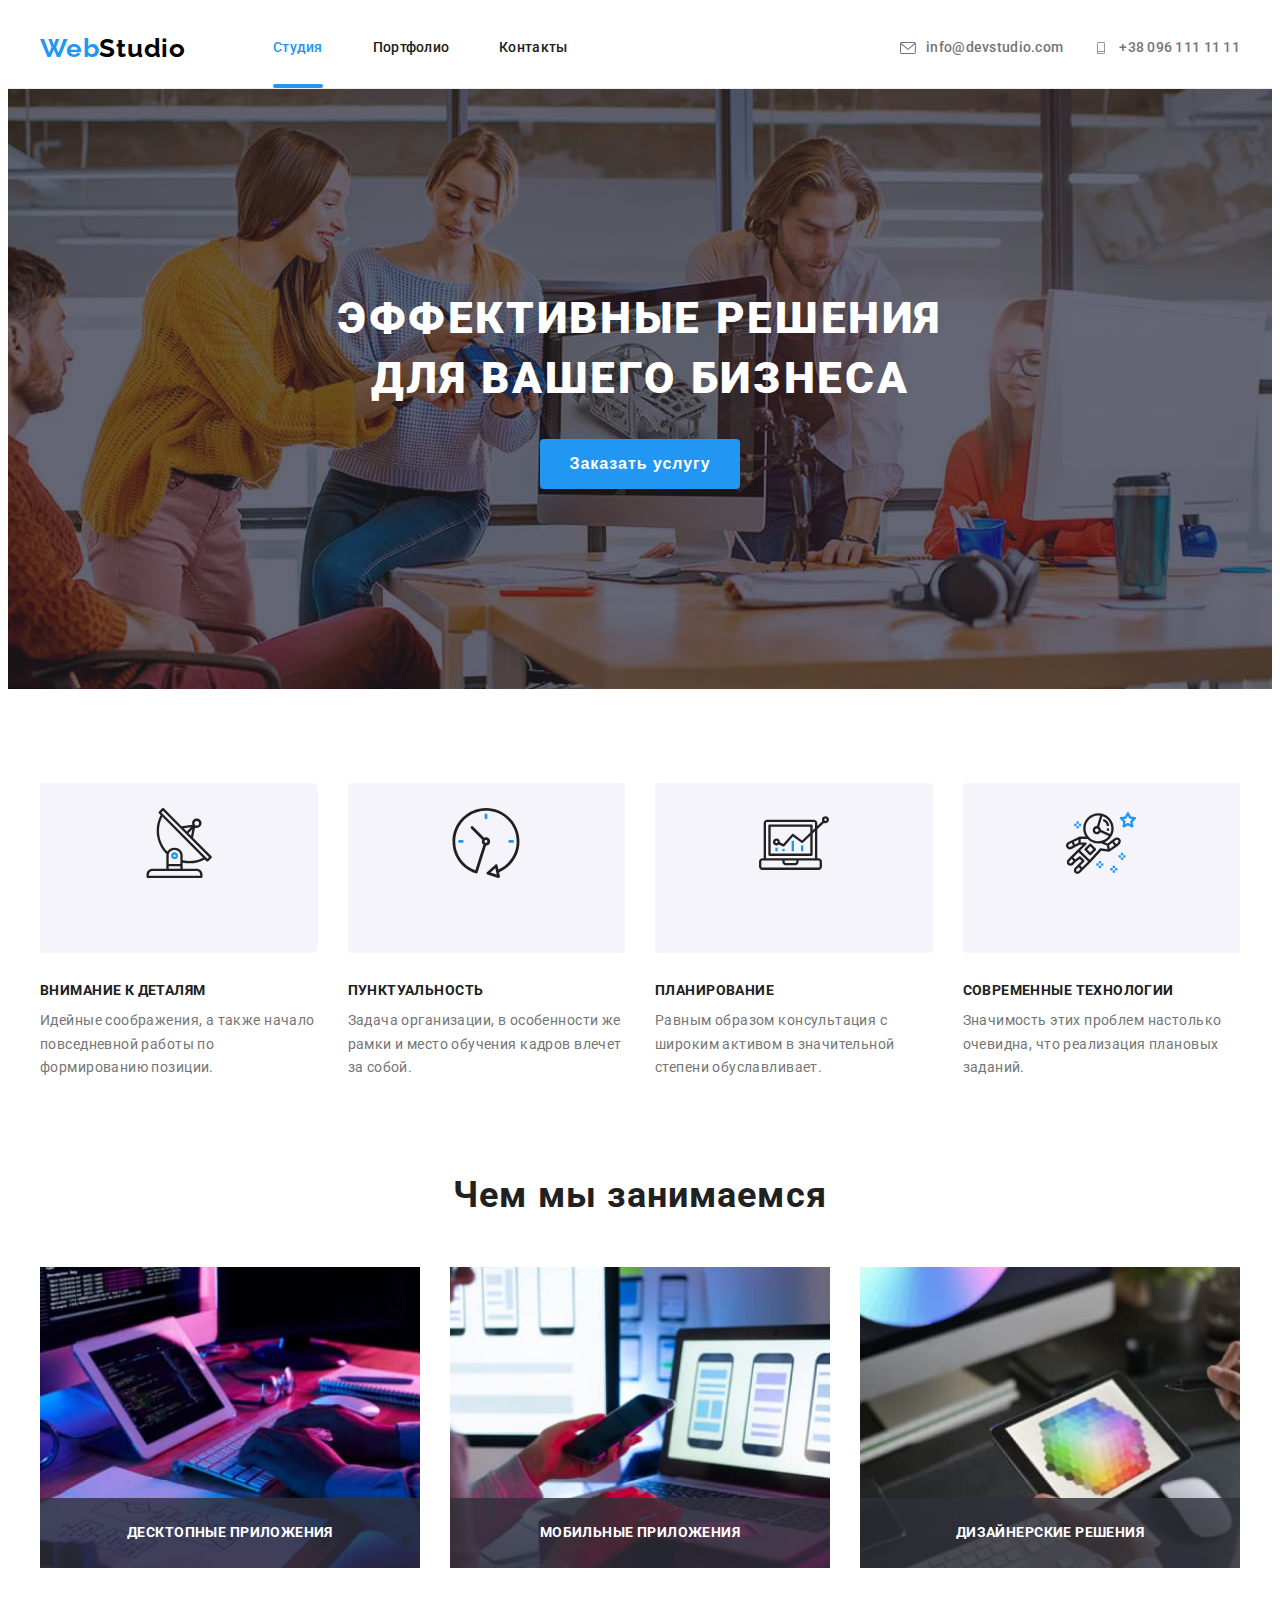
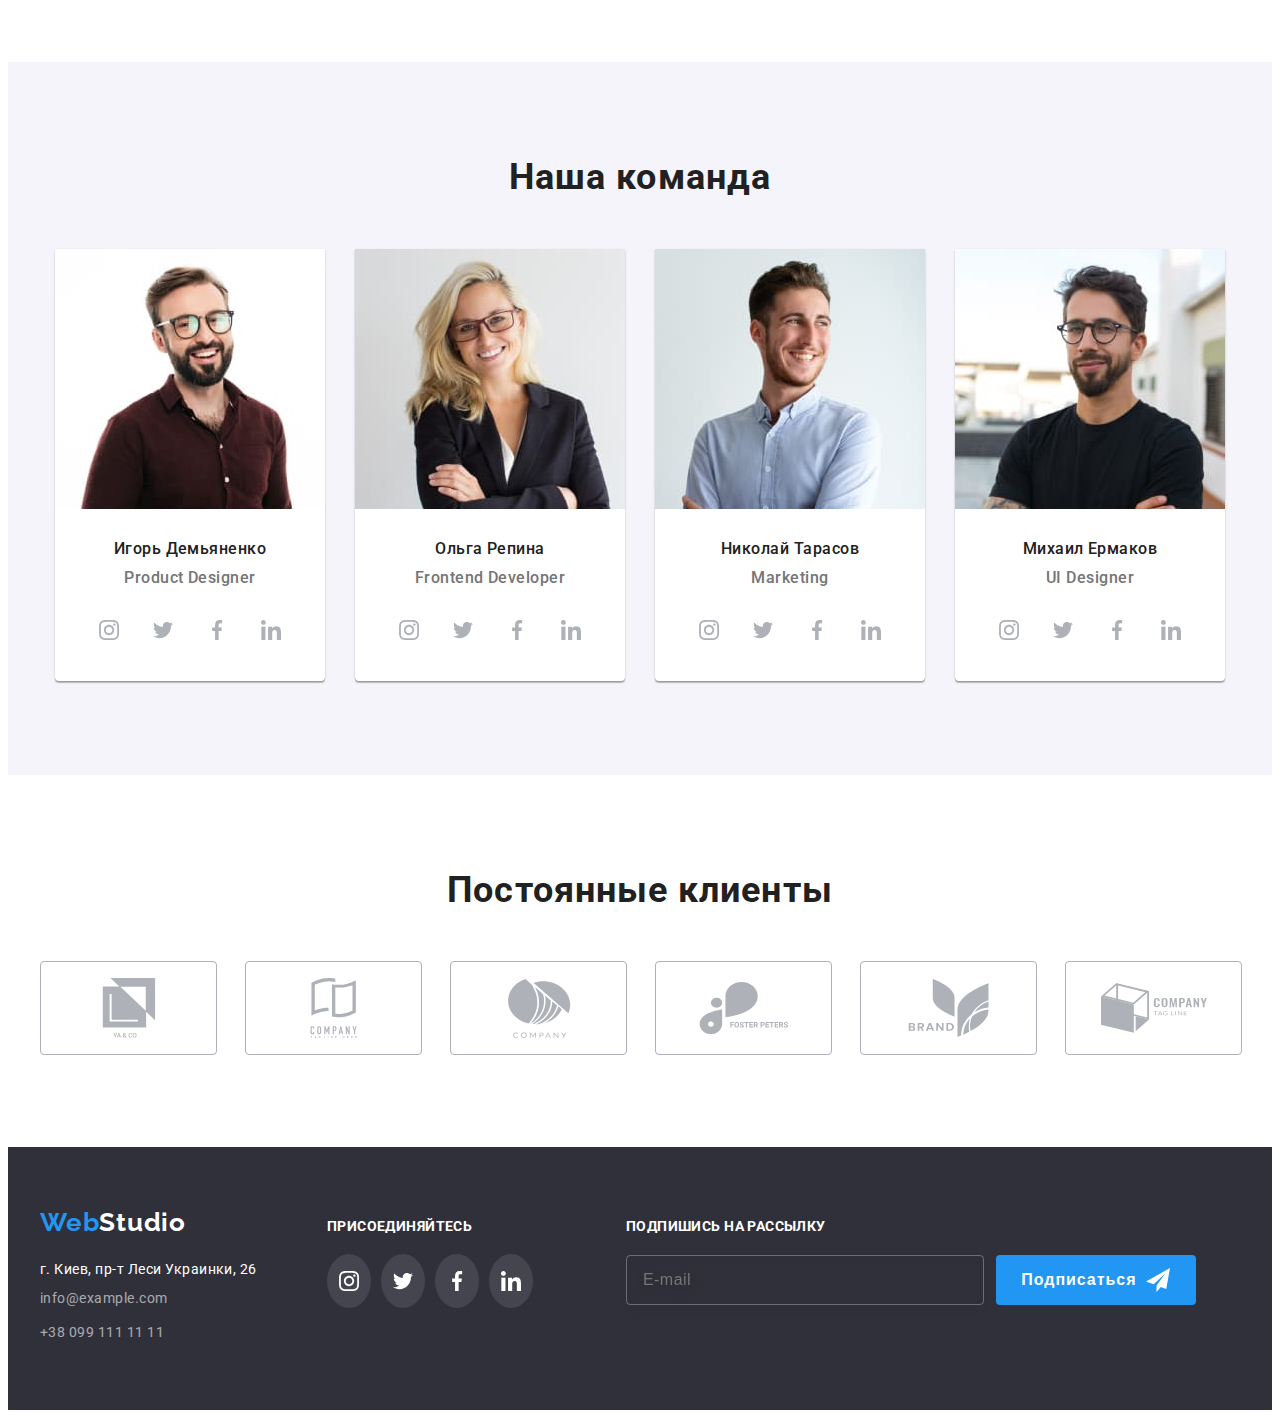
<file: index.html>
<!DOCTYPE html>
<html lang="ru">

<head>
  <meta charset="UTF-8" />
  <meta http-equiv="X-UA-Compatible" content="IE=edge" />
  <meta name="viewport" content="width=device-width, initial-scale=1.0" />
  <title>Web Studio</title>
  <link rel="stylesheet" href="https://cdnjs.cloudflare.com/ajax/libs/modern-normalize/1.1.0/modern-normalize.min.css"
    integrity="sha512-wpPYUAdjBVSE4KJnH1VR1HeZfpl1ub8YT/NKx4PuQ5NmX2tKuGu6U/JRp5y+Y8XG2tV+wKQpNHVUX03MfMFn9Q=="
    crossorigin="anonymous" referrerpolicy="no-referrer" />
  <link rel="stylesheet" href="./css/main.min.css" />

  <link rel="preconnect" href="https://fonts.googleapis.com" />
  <link rel="preconnect" href="https://fonts.gstatic.com" crossorigin />
  <link
    href="https://fonts.googleapis.com/css2?family=Raleway:ital,wght@0,700;1,700&family=Roboto:ital,wght@0,400;0,500;0,700;0,900;1,400;1,500;1,700;1,900&display=swap"
    rel="stylesheet" />
</head>

<body>
  <header class="header">
    <!--навигация по сайту-->
    <div class="header-content">

      <nav class="nav-style">
        <a class="logo" href="./">Web<Studio class="logo--header-color">Studio</span></a>
        <ul class="navigation">
          <li class="navigation__item">
            <a class="navigation__link navigation__item--current" href="./">Студия</a>
          </li>
          <li class="navigation__item">
            <a class="navigation__link" href="./portfolio.html">Портфолио</a>
          </li>
          <li class="navigation__item">
            <a class="navigation__link" href="">Контакты</a>
          </li>

        </ul>
        <svg width="40" height="40" class="mobile-menu-open-btn js-open-menu" aria-expanded="false"
          aria-controls="mobile-menu">
          <use href="./images/icons.svg#mob_menu"></use>
        </svg>
        <svg width="40" height="40" class="mobile-menu-close-btn">
          <use href="./images/icons.svg#mob_close"></use>
        </svg>
      </nav>

      <ul class="contacts-header">
        <li class="contacts-header__item">
          <a class="contacts-header__link" href="mailto:info@devstudio.com">
            <svg class="envelope" width="16" height="12">
              <use class="use" href="./images/icons.svg#envelope"></use>
            </svg>
            info@devstudio.com</a>
        </li>
        <li class="contacts-header__item">
          <a class="contacts-header__link" href="tel:+380961111111">
            <svg class="smartphone" width="16" height="12">
              <use class="use" href="./images/icons.svg#smartphone"></use>
            </svg>
            +38 096 111 11 11</a>
        </li>
      </ul>

    </div>
  </header>
  <main>
    <!-- hero section -->
    <section class="hero">
      <div class="hero-content">
        <h1 class="hero__heading">
          Эффективные решения для вашего бизнеса
        </h1>
        <button data-modal-open class="button hero--button" type="button">
          Заказать услугу
        </button>
      </div>
    </section>
    <!-- секция наши преимущества 
            скрытый заголовок-->
    <section class="benefits">
      <div class="benefits-content">
        <h2 class="title title--is-hidden">наши преимущества</h2>
        <ul class="benefits__list">
          <li class="benefits__item">
            <div class="benefits__icon">
              <svg width="70" height="70">
                <use href="./images/icons.svg#antenna"></use>
              </svg>
            </div>
            <h3 class="benefits__headings">Внимание к деталям</h3>
            <p class="benefits__text">
              Идейные соображения, а также начало повседневной работы по
              формированию позиции.
            </p>
          </li>

          <li class="benefits__item">
            <div class="benefits__icon">
              <svg width="70" height="70">
                <use href="./images/icons.svg#clock"></use>
              </svg>
            </div>
            <h3 class="benefits__headings">Пунктуальность</h3>
            <p class="benefits__text">
              Задача организации, в особенности же рамки и место обучения
              кадров влечет за собой.
            </p>
          </li>

          <li class="benefits__item">
            <div class="benefits__icon">
              <svg width="70" height="70">
                <use href="./images/icons.svg#diagram"></use>
              </svg>
            </div>
            <h3 class="benefits__headings">Планирование</h3>
            <p class="benefits__text">
              Равным образом консультация с широким активом в значительной
              степени обуславливает.
            </p>
          </li>

          <li class="benefits__item">
            <div class="benefits__icon">
              <svg width="70" height="70">
                <use href="./images/icons.svg#astronaut"></use>
              </svg>
            </div>
            <h3 class="benefits__headings">Современные технологии</h3>
            <p class="benefits__text">
              Значимость этих проблем настолько очевидна, что реализация
              плановых заданий.
            </p>
          </li>
        </ul>
      </div>
    </section>

    <!-- our work section -->
    <section class="our-work">
      <div class="our-work-content">
        <h2 class="title title--margin">Чем мы занимаемся</h2>
        <ul class="our-work__list">

          <li class="work-sample">
            <div class="work-sample__thumb">
              <div class="work-sample__image">
                <img srcset="./images/box1-370.jpg 370w, ./images/box1-370@2x.jpg 720w" sizes="25vw"
                  src="./images/box1-370.jpg" alt="картинка с компьютером" />
              </div>

              <div class="work-sample__text">
                <p>Десктопные приложения</p>
              </div>
            </div>
          </li>

          <li class="work-sample">
            <div class="work-sample__thumb">
              <div class="work-sample__image">
                <img srcset="./images/box2-370.jpg 370w, ./images/box2-370@2x.jpg 720w" sizes="25vw"
                  src="./images/box2-370.jpg" alt="картинка с мобильным телефоном" />
              </div>
              <div class="work-sample__text">
                <p>Мобильные приложения</p>
              </div>
            </div>
          </li>
          <li class="work-sample">
            <div class="work-sample__thumb">
              <div class="work-sample__image">
                <img srcset="./images/box3-370.jpg 370w, ./images/box3-370@2x.jpg 720w" sizes="25vw"
                  src="./images/box3-370.jpg" alt="картинка с планшетом" />
              </div>
              <div class="work-sample__text">
                <p>Дизайнерские решения</p>
              </div>
            </div>
          </li>
        </ul>
      </div>
    </section>

    <!-- our team section -->

    <section class="our-team">
      <div class="our-team-content">
        <h2 class="title title--margin">Наша команда</h2>
        <ul class="our-team__list">
          <li class="team-member">
            <img srcset="
            
            ./images/imgIgorDem-270.jpg 300w,
            ./images/imgIgorDem-354.jpg 360w,
            ./images/imgIgorDem-450.jpg 450w,
            ./images/imgIgorDem-354@2x.jpg 708w,
            ./images/imgIgorDem-450@2x.jpg 900w
            " sizes="  
              (min-width: 1200px) 20vw,
              (min-width: 768px) 40vw,
               (min-width: 450px) 90vw,
              100vw
              " src="imgIgorDem-450.jpg" alt="фото Игорь Демьяненко" />

            <div class="team-member__photo-capture">
              <h3 class="team-member__name">Игорь Демьяненко</h3>
              <p class="team-member__position">Product Designer</p>
            </div>

            <ul class="social-links">
              <li class="social-links__item">
                <a class="social-links__link " href="instagram.com">
                  <svg width="20" height="20">
                    <use href="./images/icons.svg#instagram"></use>
                  </svg>
                </a>
              </li>

              <li class="social-links__item">
                <a class="social-links__link" href="twitter.com">
                  <svg width="20" height="20">
                    <use href="./images/icons.svg#twitter"></use>
                  </svg>
                </a>
              </li>

              <li class="social-links__item">
                <a class="social-links__link" href="fb.com">
                  <svg width="20" height="20">
                    <use href="./images/icons.svg#facebook"></use>
                  </svg>
                </a>
              </li>

              <li class="social-links__item">
                <a class="social-links__link" href="linkedin.com">
                  <svg width="20" height="20">
                    <use href="./images/icons.svg#linkedin"></use>
                  </svg>
                </a>
              </li>
            </ul>

          </li>
          <li class="team-member">
            <img srcset="
                              
                              ./images/imgOlgaRepina-270.jpg 300w,
                              ./images/imgOlgaRepina-354.jpg 360w,
                              ./images/imgOlgaRepina-450.jpg 450w,
                              ./images/imgOlgaRepina-354@2x.jpg 708w,
                              ./images/imgOlgaRepina-450@2x.jpg 900w
                              " sizes="  
                                (min-width: 1200px) 20vw,
                                (min-width: 768px) 40vw,
                                 (min-width: 450px) 90vw,
                                100vw
                                " src="imgIgorDem-450.jpg" alt="фото Ольга Репина" />
            <div class="team-member__photo-capture">
              <h3 class="team-member__name">Ольга Репина</h3>
              <p class="team-member__position">Frontend Developer</p>
            </div>
            <ul class="social-links">
              <li class="social-links__item">
                <a class="social-links__link " href="instagram.com">
                  <svg width="20" height="20">
                    <use href="./images/icons.svg#instagram"></use>
                  </svg>
                </a>
              </li>

              <li class="social-links__item">
                <a class="social-links__link" href="twitter.com">
                  <svg width="20" height="20">
                    <use href="./images/icons.svg#twitter"></use>
                  </svg>
                </a>
              </li>

              <li class="social-links__item">
                <a class="social-links__link" href="fb.com">
                  <svg width="20" height="20">
                    <use href="./images/icons.svg#facebook"></use>
                  </svg>
                </a>
              </li>

              <li class="social-links__item">
                <a class="social-links__link" href="linkedin.com">
                  <svg width="20" height="20">
                    <use href="./images/icons.svg#linkedin"></use>
                  </svg>
                </a>
              </li>
            </ul>
          </li>
          <li class="team-member">
            <img srcset="
                                            
                                            ./images/imgNikTarasov-270.jpg 300w,
                                            ./images/imgNikTarasov-354.jpg 360w,
                                            ./images/imgNikTarasov-450.jpg 450w,
                                            ./images/imgNikTarasov-354@2x.jpg 708w,
                                            ./images/imgNikTarasov-450@2x.jpg 900w
                                            " sizes="  
                                              (min-width: 1200px) 20vw,
                                              (min-width: 768px) 40vw,
                                               (min-width: 450px) 90vw,
                                              100vw
                                              " src="imgIgorDem-450.jpg" alt="фото Николай Тарасов" />
            <div class="team-member__photo-capture">
              <h3 class="team-member__name">Николай Тарасов</h3>
              <p class="team-member__position">Marketing</p>
            </div>
            <ul class="social-links">
              <li class="social-links__item">
                <a class="social-links__link " href="instagram.com">
                  <svg width="20" height="20">
                    <use href="./images/icons.svg#instagram"></use>
                  </svg>
                </a>
              </li>

              <li class="social-links__item">
                <a class="social-links__link" href="twitter.com">
                  <svg width="20" height="20">
                    <use href="./images/icons.svg#twitter"></use>
                  </svg>
                </a>
              </li>

              <li class="social-links__item">
                <a class="social-links__link" href="fb.com">
                  <svg width="20" height="20">
                    <use href="./images/icons.svg#facebook"></use>
                  </svg>
                </a>
              </li>

              <li class="social-links__item">
                <a class="social-links__link" href="linkedin.com">
                  <svg width="20" height="20">
                    <use href="./images/icons.svg#linkedin"></use>
                  </svg>
                </a>
              </li>
            </ul>
          </li>
          <li class="team-member">
            <img srcset="
                                            
                                            ./images/imgMihErmakov-270.jpg 300w,
                                            ./images/imgMihErmakov-354.jpg 360w,
                                            ./images/imgMihErmakov-450.jpg 450w,
                                            ./images/imgMihErmakov-354@2x.jpg 708w,
                                            ./images/imgMihErmakov-450@2x.jpg 900w
                                            " sizes="  
                                              (min-width: 1200px) 20vw,
                                              (min-width: 768px) 40vw,
                                               (min-width: 450px) 90vw,
                                              100vw
                                              " src="imgIgorDem-450.jpg" alt="фото Михаил Ермаков" />

            <div class="team-member__photo-capture">
              <h3 class="team-member__name">Михаил Ермаков</h3>
              <p class="team-member__position">UI Designer</p>
            </div>
            <ul class="social-links">
              <li class="social-links__item">
                <a class="social-links__link " href="instagram.com">
                  <svg width="20" height="20">
                    <use href="./images/icons.svg#instagram"></use>
                  </svg>
                </a>
              </li>

              <li class="social-links__item">
                <a class="social-links__link" href="twitter.com">
                  <svg width="20" height="20">
                    <use href="./images/icons.svg#twitter"></use>
                  </svg>
                </a>
              </li>

              <li class="social-links__item">
                <a class="social-links__link" href="fb.com">
                  <svg width="20" height="20">
                    <use href="./images/icons.svg#facebook"></use>
                  </svg>
                </a>
              </li>

              <li class="social-links__item">
                <a class="social-links__link" href="linkedin.com">
                  <svg width="20" height="20">
                    <use href="./images/icons.svg#linkedin"></use>
                  </svg>
                </a>
              </li>
            </ul>
          </li>
        </ul>
      </div>
    </section>
    <!--------------------------our clients section             -->
    <section class="our-clients">
      <div class="our-clients-content">
        <h2 class="title title--margin">Постоянные клиенты</h2>

        <ul class="our-clients__list">
          <li class="client">
            <a class="client__link" href="">
              <svg width="106" height="60">
                <use href="./images/icons.svg#client1"></use>
              </svg>
            </a>
          </li>

          <li class="client">
            <a class="client__link" href="">
              <svg width="106" height="60">
                <use href="./images/icons.svg#client2"></use>
              </svg>
            </a>
          </li>
          <li class="client">
            <a class="client__link" href="">
              <svg width="106" height="60">
                <use href="./images/icons.svg#client3"></use>
              </svg>
            </a>
          </li>
          <li class="client">
            <a class="client__link" href="">
              <svg width="106" height="60">
                <use href="./images/icons.svg#client4"></use>
              </svg>
            </a>
          </li>
          <li class="client">
            <a class="client__link" href="">
              <svg width="106" height="60">
                <use href="./images/icons.svg#client5"></use>
              </svg>
            </a>
          </li>
          <li class="client">
            <a class="client__link" href="">
              <svg width="106" height="60">
                <use href="./images/icons.svg#client6"></use>
              </svg>
            </a>
          </li>
        </ul>
      </div>
    </section>
  </main>

  <footer class="footer">
    <div class="footer-content">
      <div class="footer-logo-social-wrap">
        <div>
          <a class="logo" href="./">Web<Studio class="logo--footer-color">Studio</span></a>
          <address class="address-style">
            г. Киев, пр-т Леси Украинки, 26
          </address>
          <ul class="contacts-footer">
            <li class="contacts-footer__item">
              <a class="contact-footer__link" href="mailto:info@example.com">info@example.com</a>
            </li>
            <li class="contacts-footer__item">
              <a class="contact-footer__link" href="tel:+380991111111">+38 099 111 11 11</a>
            </li>
          </ul>
        </div>
        <div class="footer-social">
          <p class="footer-social__text">присоединяйтесь</p>
          <ul class="social-links footer-social--social-links">
            <li class="social-links__item">
              <a class="social-links__link" href="instagram.com">
                <svg width="20" height="20">
                  <use href="./images/icons.svg#instagram"></use>
                </svg>
              </a>
            </li>

            <li class="social-links__item">
              <a class="social-links__link" href="twitter.com">
                <svg width="20" height="20">
                  <use href="./images/icons.svg#twitter"></use>
                </svg>
              </a>
            </li>

            <li class="social-links__item">
              <a class="social-links__link" href="fb.com">
                <svg width="20" height="20">
                  <use href="./images/icons.svg#facebook"></use>
                </svg>
              </a>
            </li>

            <li class="social-links__item">
              <a class="social-links__link" href="linkedin.com">
                <svg width="20" height="20">
                  <use href="./images/icons.svg#linkedin"></use>
                </svg>
              </a>
            </li>
          </ul>
        </div>
      </div>
      <div class="footer-form">
        <form name="mailing-form">

          <label for="mailing" class="mailing-form__lable">Подпишись на рассылку</label>
          <div class="mailing-form___box">
            <div class="mailing-form__input-wrap"> <input name="email" type="email" placeholder="E-mail"
                class="mailing-form__input" id="mailing">
            </div>
            <button type="submit" class="button button--mailing-form"> <span>Подписаться</span>
              <svg width="24" height="24" style="margin-left: 10px;">
                <use href="./images/icons.svg#send"></use>
              </svg>
            </button>
          </div>

        </form>
      </div>
    </div>

  </footer>

  <!-- -----------------MODAL WINDOW--------------------------------- -->

  <div class="backdrop is-hidden" data-modal>
    <div class="modal">
      <button data-modal-close class="btn-close">
        <svg width="11" height="11">
          <use href="./images/icons.svg#close-btn"></use>
        </svg>
      </button>
      <form name="order-form">
        <p class="order-form__title"> Оставьте свои данные, мы вам перезвоним </p>

        <label class="order-form__lable">Имя
          <div class="order-form__input-wrap">
            <input type="text" name="order-name" class="order-form__input">
            <svg class="order-form__icon" width="18" height="18">
              <use href="./images/icons.svg#person-black"></use>
            </svg>
          </div>
        </label>


        <label class="order-form__lable">Телефон
          <div class="order-form__input-wrap">
            <input type="tel" name="order-tel" class="order-form__input">
            <svg class="order-form__icon" width="18" height="18">
              <use href="./images/icons.svg#phone-black"></use>
            </svg>
          </div>
        </label>


        <label class="order-form__lable">Почта
          <div class="order-form__input-wrap">
            <input type="email" name="order-email" class="order-form__input">
            <svg class="order-form__icon" width="18" height="18">
              <use href="./images/icons.svg#email-black"></use>
            </svg>
          </div>
        </label>

        <label class="order-form__lable">Комментарий
          <textarea type="text" name="order-comments" placeholder="Введите текст"
            class="order-form__comments"></textarea>
        </label>

        <div class="order-form__check-wrap">
          <label class="order-form__check">
            <input type="checkbox" name="order-agreement" class="order-form__checkbox visually-hidden"
              required>Соглашаюсь с
            рассылкой и
            принимаю&nbsp;
            <a href="#" class="condition-link">Условия
              договора</a>
            <svg class="order-form__check-icon" width="16" height="15">
              <use href="./images/icons.svg#icon-check"></use>
            </svg>
          </label>
        </div>
        <div style="text-align: center;">
          <button type="submit" class="button">Отправить</button>
        </div>
      </form>
    </div>
  </div>

  <!-- ...............MOBILE MENU........... -->
  <div class="mobile-menu js-menu-container" id="mobile-menu">
    <button class="mobile-menu__btn-close js-close-menu">
      <svg width="40" height="40">
        <use href="./images/icons.svg#mob_close"></use>
      </svg>
    </button>

    <div class="mobile-menu__nav-wrapper">
      <nav class="mobile-menu__nav">
        <ul class="mobile-menu__list">
          <li class="mobile-menu__item">
            <a href="./" class="mobile-menu__link mobile-menu__link--current">
              Студия
            </a>
          </li>
          <li class="mobile-menu__item">
            <a href="./portfolio.html" class="mobile-menu__link">
              Портфолио
            </a>
          </li>
          <li class="mobile-menu__item">
            <a href="#" class="mobile-menu__link">
              Контакты
            </a>
          </li>
        </ul>
      </nav>
    </div>

    <div class="mobile-menu__contacts-wrapper">
      <ul class="mobile-menu-contacts-list">
        <li class="mobile-menu-contacts-list__item">
          <a class="mobile-menu-contacts-list__link mobile-menu-contacts-list__link--phone" href="tel:+380991111111">+38
            099 111 11 11</a>
        </li>
        <li class="mobile-menu-contacts-list__item">
          <a class="mobile-menu-contacts-list__link mobile-menu-contacts-list__link--email"
            href="mailto:info@example.com">info@example.com</a>
        </li>

      </ul>


      <ul class="social-links-mini ">
        <li class="social-links-mini__item">
          <a class="social-links-mini__link mobile-menu--social-links" href="instagram.com">
            Instagram
          </a>
        </li>

        <li class="social-links-mini__item">
          <a class="social-links-mini__link mobile-menu--social-links" href="twitter.com">
            Twitter
          </a>
        </li>

        <li class="social-links-mini__item">
          <a class="social-links-mini__link mobile-menu--social-links" href="fb.com">
            Facebook
          </a>
        </li>

        <li class="social-links-mini__item">
          <a class="social-links-mini__link mobile-menu--social-links" href="linkedin.com">
            LinkedIn
          </a>
        </li>
      </ul>
    </div>

  </div>
  <script src="./js/modal.js"></script>
  <script src="./js/mobile-menue.js"></script>
</body>

</html>
</file>
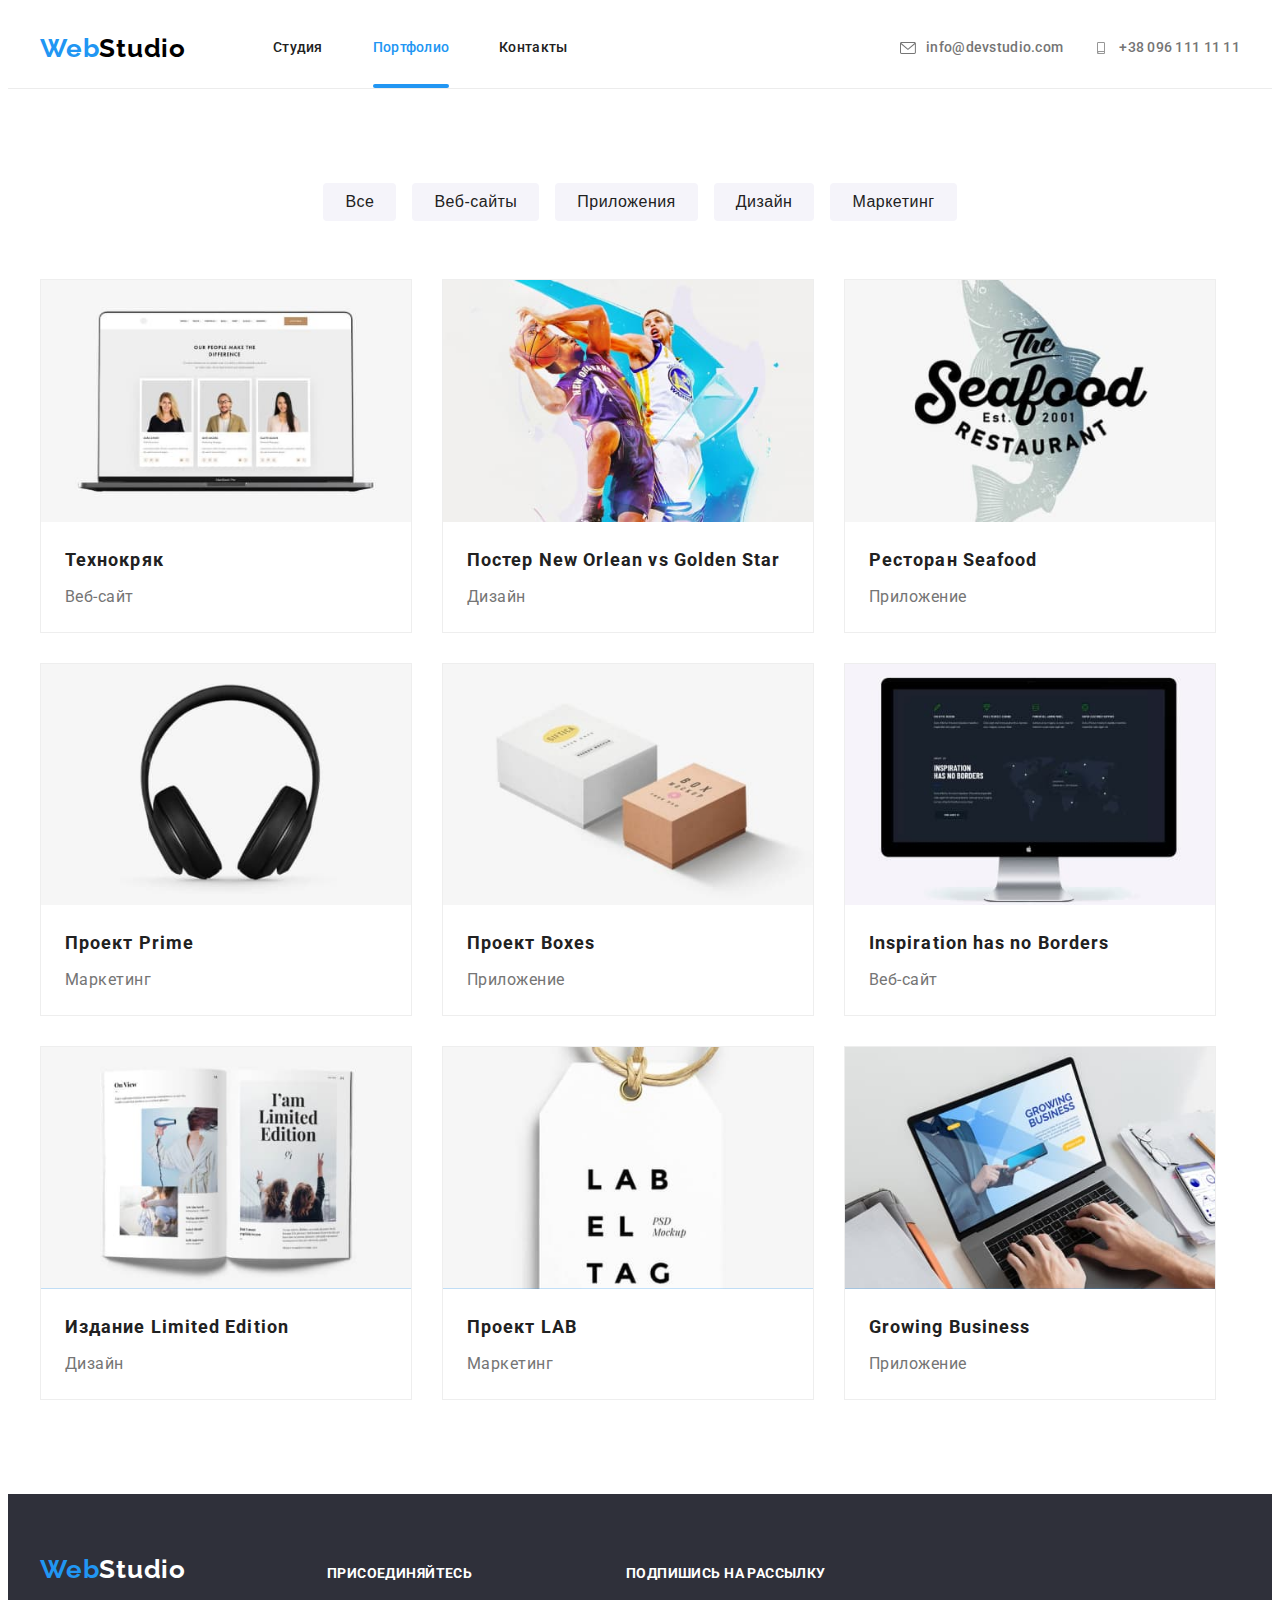
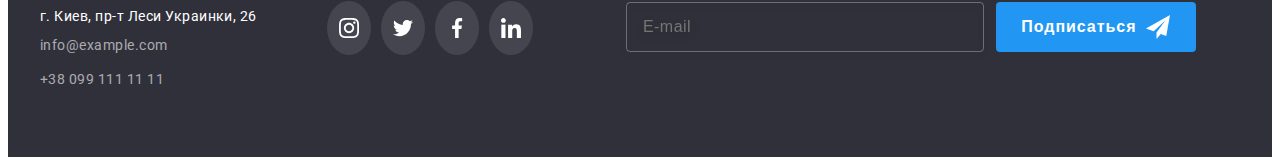
<file: portfolio.html>
<!DOCTYPE html>
<html lang="ru">

<head>
  <meta charset="UTF-8" />
  <meta http-equiv="X-UA-Compatible" content="IE=edge" />
  <meta name="viewport" content="width=device-width, initial-scale=1.0" />
  <title>Портфолио</title>
  <link rel="stylesheet" href="https://cdnjs.cloudflare.com/ajax/libs/modern-normalize/1.1.0/modern-normalize.min.css"
    integrity="sha512-wpPYUAdjBVSE4KJnH1VR1HeZfpl1ub8YT/NKx4PuQ5NmX2tKuGu6U/JRp5y+Y8XG2tV+wKQpNHVUX03MfMFn9Q=="
    crossorigin="anonymous" referrerpolicy="no-referrer" />
  <link rel="stylesheet" href="./css/main.min.css" />

  <link rel="preconnect" href="https://fonts.googleapis.com" />
  <link rel="preconnect" href="https://fonts.gstatic.com" crossorigin />
  <link
    href="https://fonts.googleapis.com/css2?family=Raleway:ital,wght@0,700;1,700&family=Roboto:ital,wght@0,400;0,500;0,700;0,900;1,400;1,500;1,700;1,900&display=swap"
    rel="stylesheet" />
</head>

<body>
  <header class="header">
    <!--навигация по сайту-->
    <div class="header-content">

      <nav class="nav-style">
        <a class="logo" href="./">Web<Studio class="logo--header-color">Studio</span></a>
        <ul class="navigation">
          <li class="navigation__item">
            <a class="navigation__link" href="./">Студия</a>
          </li>
          <li class="navigation__item">
            <a class="navigation__link navigation__item--current" href="./portfolio.html">Портфолио</a>
          </li>
          <li class="navigation__item">
            <a class="navigation__link" href="">Контакты</a>
          </li>

        </ul>
        <svg width="40" height="40" class="mobile-menu-open-btn js-open-menu" aria-expanded="false"
          aria-controls="mobile-menu">
          <use href="./images/icons.svg#mob_menu"></use>
        </svg>
        <svg width="40" height="40" class="mobile-menu-close-btn">
          <use href="./images/icons.svg#mob_close"></use>
        </svg>
      </nav>

      <ul class="contacts-header">
        <li class="contacts-header__item">
          <a class="contacts-header__link" href="mailto:info@devstudio.com">
            <svg class="envelope" width="16" height="12">
              <use class="use" href="./images/icons.svg#envelope"></use>
            </svg>
            info@devstudio.com</a>
        </li>
        <li class="contacts-header__item">
          <a class="contacts-header__link" href="tel:+380961111111">
            <svg class="smartphone" width="16" height="12">
              <use class="use" href="./images/icons.svg#smartphone"></use>
            </svg>
            +38 096 111 11 11</a>
        </li>
      </ul>

    </div>
  </header>
  <main>
    <!-- projects section -->

    <section class="projects">
      <div class="projects-content">
        <!--  filter section -->
        <ul class="filter-btn">
          <li class="filter-btn__item">
            <button class="button filter-btn--button" type="button">Все</button>
          </li>
          <li class="filter-btn__item">
            <button class="button filter-btn--button" type="button">Веб-сайты</button>
          </li>
          <li class="filter-btn__item">
            <button class="button filter-btn--button" type="button">Приложения</button>
          </li>
          <li class="filter-btn__item">
            <button class="button filter-btn--button" type="button">Дизайн</button>
          </li>
          <li class="filter-btn__item">
            <button class="button filter-btn--button" type="button">Маркетинг</button>
          </li>
        </ul>

        <!--  cards  section -->

        <ul class="card-set">
          <li class="product">
            <a class="product__link" href="">
              <div class="product__thumb">
                <img srcset="
                                                ./images/img-portfolio-1-354.jpg 360w,
                                                ./images/img-portfolio-1-450.jpg 450w,
                                                ./images/img-portfolio-1-370@2x.jpg 740w,
                                                ./images/img-portfolio-1-450@2x.jpg 900w
                                                " sizes="  
                                                  (min-width: 1200px) 33vw,
                                                  (min-width: 450px) 50vw
                                                 
                                                  " src="img-portfolio-1-450.jpg"
                  alt="картинка ноутбука с веб-сайтом технокряк на экране" />
                <div class="product__overlay">
                  <p>
                    Технокряк это современная площадка распространения
                    коронавируса. Компании используют эту платформу для
                    цифрового шпионажа и атак на защищённые сервера
                    конкурентов.
                  </p>
                </div>
              </div>
              <div class="product__descrp">
                <h2 class="product__caption">Технокряк</h2>
                <p class="product__text">Веб-сайт</p>
              </div>

            </a>
          </li>
          <li class="product">
            <a class="product__link" href="">
              <div class="product__thumb">
                <img srcset="
                                   ./images/img-portfolio-2-354.jpg 360w,
                                   ./images/img-portfolio-2-450.jpg 450w,
                                  ./images/img-portfolio-2-370@2x.jpg 740w,
                                   ./images/img-portfolio-2-450@2x.jpg 900w
                                   " sizes="  
                                     (min-width: 1200px) 33vw,
                                     (min-width: 450px) 50vw
                                    
                                     " src="img-portfolio-2-450.jpg" alt="картинка постера к баскетбольному матчу" />
                <div class="product__overlay">
                  <p>
                    Технокряк это современная площадка распространения
                    коронавируса. Компании используют эту платформу для
                    цифрового шпионажа и атак на защищённые сервера
                    конкурентов.
                  </p>
                </div>
              </div>
              <div class="product__descrp">
                <h2 class="product__caption">Постер New Orlean vs Golden Star</h2>
                <p class="product__text">Дизайн</p>
              </div>
            </a>
          </li>
          <li class="product">
            <a class="product__link" href="">
              <div class="product__thumb">
                <img srcset="
                       ./images/img-portfolio-3-354.jpg 360w,
                       ./images/img-portfolio-3-450.jpg 450w,
                      ./images/img-portfolio-3-370@2x.jpg 740w,
                       ./images/img-portfolio-3-450@2x.jpg 900w
                       " sizes="  
                         (min-width: 1200px) 33vw,
                         (min-width: 450px) 50vw
                        
                         " src="img-portfolio-3-450.jpg" alt="картнка логотипа ресторана рыбопродуктов" />
                <div class="product__overlay">
                  <p>
                    Технокряк это современная площадка распространения
                    коронавируса. Компании используют эту платформу для
                    цифрового шпионажа и атак на защищённые сервера
                    конкурентов.
                  </p>
                </div>
              </div>
              <div class="product__descrp">
                <h2 class="product__caption">Ресторан Seafood</h2>
                <p class="product__text">Приложение</p>
              </div>
            </a>
          </li>
          <li class="product">
            <a class="product__link" href="">
              <div class="product__thumb">
                <img srcset="
                              ./images/img-portfolio-4-354.jpg 360w,
                              ./images/img-portfolio-4-450.jpg 450w,
                              ./images/img-portfolio-4-370@2x.jpg 740w,
                              ./images/img-portfolio-4-450@2x.jpg 900w
                              " sizes="  
                                (min-width: 1200px) 33vw,
                                (min-width: 450px) 50vw
                               
                                " src="img-portfolio-4-450.jpg" alt="картинка с наушниками" />
                <div class="product__overlay">
                  <p>
                    Технокряк это современная площадка распространения
                    коронавируса. Компании используют эту платформу для
                    цифрового шпионажа и атак на защищённые сервера
                    конкурентов.
                  </p>
                </div>
              </div>
              <div class="product__descrp">
                <h2 class="product__caption">Проект Prime</h2>
                <p class="product__text">Маркетинг</p>
              </div>
            </a>
          </li>
          <li class="product">
            <a class="product__link" href="">
              <div class="product__thumb">
                <img srcset="
                   ./images/img-portfolio-5-354.jpg 360w,
                   ./images/img-portfolio-5-450.jpg 450w,
                  ./images/img-portfolio-5-370@2x.jpg 740w,
                   ./images/img-portfolio-5-450@2x.jpg 900w
                   " sizes="  
                     (min-width: 1200px) 33vw,
                     (min-width: 450px) 50vw
                    " src="img-portfolio-5-450.jpg" alt="изображение коробок" />
                <div class="product__overlay">
                  <p>
                    Технокряк это современная площадка распространения
                    коронавируса. Компании используют эту платформу для
                    цифрового шпионажа и атак на защищённые сервера
                    конкурентов.
                  </p>
                </div>
              </div>
              <div class="product__descrp">
                <h2 class="product__caption">Проект Boxes</h2>
                <p class="product__text">Приложение</p>
              </div>
            </a>
          </li>
          <li class="product">
            <a class="product__link" href="">
              <div class="product__thumb">
                <img srcset="
                                     ./images/img-portfolio-6-354.jpg 360w,
                                     ./images/img-portfolio-6-450.jpg 450w,
                                    ./images/img-portfolio-6-370@2x.jpg 740w,
                                     ./images/img-portfolio-6-450@2x.jpg 900w
                                     " sizes="  
                                       (min-width: 1200px) 33vw,
                                       (min-width: 450px) 50vw
                                      " src="img-portfolio-6-450.jpg" alt="картинка монитора с веб-сайтом" />
                <div class="product__overlay">
                  <p>
                    Технокряк это современная площадка распространения
                    коронавируса. Компании используют эту платформу для
                    цифрового шпионажа и атак на защищённые сервера
                    конкурентов.
                  </p>
                </div>
              </div>
              <div class="product__descrp">
                <h2 class="product__caption">Inspiration has no Borders</h2>
                <p class="product__text">Веб-сайт</p>
              </div>
            </a>
          </li>
          <li class="product">
            <a class="product__link" href="">
              <div class="product__thumb">
                <img srcset="
                                                       ./images/img-portfolio-7-354.jpg 360w,
                                                       ./images/img-portfolio-7-450.jpg 450w,
                                                      ./images/img-portfolio-7-370@2x.jpg 740w,
                                                       ./images/img-portfolio-7-450@2x.jpg 900w
                                                       " sizes="  
                                                         (min-width: 1200px) 33vw,
                                                         (min-width: 450px) 50vw
                                                        " src="img-portfolio-7-450.jpg"
                  alt="изображение открытой книги с иллюстрациями" />
                <div class="product__overlay">
                  <p>
                    Технокряк это современная площадка распространения
                    коронавируса. Компании используют эту платформу для
                    цифрового шпионажа и атак на защищённые сервера
                    конкурентов.
                  </p>
                </div>
              </div>
              <div class="product__descrp">
                <h2 class="product__caption">Издание Limited Edition</h2>
                <p class="product__text">Дизайн</p>
              </div>
            </a>
          </li>
          <li class="product">
            <a class="product__link" href="">
              <div class="product__thumb">
                <img srcset="
                                                                         ./images/img-portfolio-8-354.jpg 360w,
                                                                         ./images/img-portfolio-8-450.jpg 450w,
                                                                        ./images/img-portfolio-8-370@2x.jpg 740w,
                                                                         ./images/img-portfolio-8-450@2x.jpg 900w
                                                                         " sizes="  
                                                                           (min-width: 1200px) 33vw,
                                                                           (min-width: 450px) 50vw
                                                                          " src="img-portfolio-8-450.jpg"
                  alt="изображение этикетки" />
                <div class="product__overlay">
                  <p>
                    Технокряк это современная площадка распространения
                    коронавируса. Компании используют эту платформу для
                    цифрового шпионажа и атак на защищённые сервера
                    конкурентов.
                  </p>
                </div>
              </div>
              <div class="product__descrp">
                <h2 class="product__caption">Проект LAB</h2>
                <p class="product__text">Маркетинг</p>
              </div>
            </a>
          </li>
          <li class="product">
            <a class="product__link" href="">
              <div class="product__thumb">
                <img srcset="
                     ./images/img-portfolio-9-354.jpg 360w,
                     ./images/img-portfolio-9-450.jpg 450w,
                    ./images/img-portfolio-9-370@2x.jpg 740w,
                     ./images/img-portfolio-9-450@2x.jpg 900w
                     " sizes="  
                       (min-width: 1200px) 33vw,
                       (min-width: 450px) 50vw
                      " src="img-portfolio-9-450.jpg" alt="человек работает за ноутбуком" />
                <div class="product__overlay">
                  <p>
                    Технокряк это современная площадка распространения
                    коронавируса. Компании используют эту платформу для
                    цифрового шпионажа и атак на защищённые сервера
                    конкурентов.
                  </p>
                </div>
              </div>
              <div class="product__descrp">
                <h2 class="product__caption">Growing Business</h2>
                <p class="product__text">Приложение</p>
              </div>
            </a>
          </li>
        </ul>
      </div>
    </section>
  </main>
  <footer class="footer">
    <div class="footer-content">
      <div class="footer-logo-social-wrap">
        <div>
          <a class="logo" href="./">Web<Studio class="logo--footer-color">Studio</span></a>
          <address class="address-style">
            г. Киев, пр-т Леси Украинки, 26
          </address>
          <ul class="contacts-footer">
            <li class="contacts-footer__item">
              <a class="contact-footer__link" href="mailto:info@example.com">info@example.com</a>
            </li>
            <li class="contacts-footer__item">
              <a class="contact-footer__link" href="tel:+380991111111">+38 099 111 11 11</a>
            </li>
          </ul>
        </div>
        <div class="footer-social">
          <p class="footer-social__text">присоединяйтесь</p>
          <ul class="social-links footer-social--social-links">
            <li class="social-links__item">
              <a class="social-links__link" href="instagram.com">
                <svg width="20" height="20">
                  <use href="./images/icons.svg#instagram"></use>
                </svg>
              </a>
            </li>

            <li class="social-links__item">
              <a class="social-links__link" href="twitter.com">
                <svg width="20" height="20">
                  <use href="./images/icons.svg#twitter"></use>
                </svg>
              </a>
            </li>

            <li class="social-links__item">
              <a class="social-links__link" href="fb.com">
                <svg width="20" height="20">
                  <use href="./images/icons.svg#facebook"></use>
                </svg>
              </a>
            </li>

            <li class="social-links__item">
              <a class="social-links__link" href="linkedin.com">
                <svg width="20" height="20">
                  <use href="./images/icons.svg#linkedin"></use>
                </svg>
              </a>
            </li>
          </ul>
        </div>
      </div>
      <div class="footer-form">
        <form name="mailing-form">

          <label for="mailing" class="mailing-form__lable">Подпишись на рассылку</label>
          <div class="mailing-form___box">
            <div class="mailing-form__input-wrap"> <input name="email" type="email" placeholder="E-mail"
                class="mailing-form__input" id="mailing">
            </div>
            <button type="submit" class="button button--mailing-form"> <span>Подписаться</span>
              <svg width="24" height="24" style="margin-left: 10px;">
                <use href="./images/icons.svg#send"></use>
              </svg>
            </button>
          </div>

        </form>
      </div>
    </div>

  </footer>
  <!-- ...............MOBILE MENU........... -->
  <div class="mobile-menu js-menu-container" id="mobile-menu">
    <button class="mobile-menu__btn-close js-close-menu">
      <svg width="40" height="40">
        <use href="./images/icons.svg#mob_close"></use>
      </svg>
    </button>

    <nav class="mobile-menu__nav">
      <ul class="mobile-menu__list">
        <li class="mobile-menu__item">
          <a href="./" class="mobile-menu__link">
            Студия
          </a>
        </li>
        <li class="mobile-menu__item">
          <a href="./portfolio.html" class="mobile-menu__link mobile-menu__link--current">
            Портфолио
          </a>
        </li>
        <li class="mobile-menu__item">
          <a href="#" class="mobile-menu__link">
            Контакты
          </a>
        </li>
      </ul>
    </nav>

    <ul class="mobile-menu-contacts-list">
      <li class="mobile-menu-contacts-list__item">
        <a class="mobile-menu-contacts-list__link mobile-menu-contacts-list__link--phone" href="tel:+380991111111">+38
          099 111 11 11</a>
      </li>
      <li class="mobile-menu-contacts-list__item">
        <a class="mobile-menu-contacts-list__link mobile-menu-contacts-list__link--email"
          href="mailto:info@example.com">info@example.com</a>
      </li>

    </ul>


    <ul class="social-links-mini ">
      <li class="social-links-mini__item">
        <a class="social-links-mini__link mobile-menu--social-links" href="instagram.com">
          Instagram
        </a>
      </li>

      <li class="social-links-mini__item">
        <a class="social-links-mini__link mobile-menu--social-links" href="twitter.com">
          Twitter
        </a>
      </li>

      <li class="social-links-mini__item">
        <a class="social-links-mini__link mobile-menu--social-links" href="fb.com">
          Facebook
        </a>
      </li>

      <li class="social-links-mini__item">
        <a class="social-links-mini__link mobile-menu--social-links" href="linkedin.com">
          LinkedIn
        </a>
      </li>
    </ul>

  </div>
  <script src="./js/mobile-menue.js"></script>
</body>

</html>
</file>
<file: css/main.min.css>
.nav-style,.social-links,.social-links__item,.social-links__link,.our-clients__list,.client__link,.button--mailing-form,.filter-btn,.projects .card-set{display:flex}.benefits,.our-team,.our-clients,.footer,.projects{padding-top:60px;padding-bottom:60px}@media screen and (min-width: 1200px){.benefits,.our-team,.our-clients,.footer,.projects{padding-top:94px;padding-bottom:94px}}.header-content,.hero-content,.benefits-content,.our-work-content,.our-team-content,.our-clients-content,.footer-content,.projects-content{max-width:480px;padding:0 15px;margin:0 auto}@media screen and (min-width: 768px) and (max-width: 1199px){.header-content,.hero-content,.benefits-content,.our-work-content,.our-team-content,.our-clients-content,.footer-content,.projects-content{max-width:768px}}@media screen and (min-width: 1200px){.header-content,.hero-content,.benefits-content,.our-work-content,.our-team-content,.our-clients-content,.footer-content,.projects-content{max-width:1200px}}.title--is-hidden,.order-form__checkbox{position:absolute;width:1px;height:1px;margin:-1px;padding:0;overflow:hidden;border:0;clip:rect(0 0 0 0)}h1,h2,h3,h4,p{margin:0 0}img{display:block;width:100%;height:auto}ul{list-style:none;padding:0;margin-top:0;margin-bottom:0}a{display:inline-block;text-decoration:none;padding:5px 0}body{font-family:'Roboto', 'Verdana', 'Tahoma';background-color:#fff;letter-spacing:0.03em}.logo{font-family:Raleway;font-style:normal;font-weight:700;font-size:24px;line-height:1.1666;letter-spacing:0.03em;color:#2196f3;padding:0;width:145px;height:31px}.logo--header-color{color:#000}.logo--footer-color{color:#fff}@media screen and (min-width: 1200px){.logo{font-size:26px;line-height:1.19}}.title{font-weight:700;font-size:28px;line-height:1.17;letter-spacing:0.03em;color:#212121;text-align:center}@media screen and (min-width: 1200px){.title{font-size:36px}}.title--margin{margin-bottom:30px}@media screen and (min-width: 1200px){.title--margin{margin-bottom:50px}}.header{border-bottom:solid 1px #ececec}@media screen and (min-width: 768px){.header-content{display:flex;align-items:center}}.nav-style{height:60px;align-items:center;justify-content:space-between}@media screen and (min-width: 768px){.nav-style{height:80px;align-items:center;justify-content:center}}.mobile-menu-open-btn:hover{fill:#2196f3;cursor:pointer}.mobile-menu-close-btn{display:none}@media screen and (min-width: 768px){.mobile-menu-open-btn{display:none}}.navigation{display:none}@media screen and (min-width: 768px){.navigation{display:flex;margin-left:88px;align-items:baseline;align-self:flex-end}.navigation__item:not(:last-child){margin-right:50px}.navigation__link{color:#212121;font-weight:500;font-size:14px;line-height:1.14;letter-spacing:0.02em;transition-property:color;transition-duration:250ms;transition-timing-function:cubic-bezier(0.4, 0, 0.2, 1)}.navigation__link:hover,.navigation__link:focus{color:#2196f3}}.navigation__item--current{color:#2196f3;padding-bottom:0}.navigation__item--current::after{content:'';display:block;max-width:100%;height:4px;margin-top:28px;background-color:#2196f3;border-radius:2px}.contacts-header{display:none}@media screen and (min-width: 768px){.contacts-header{display:block;align-self:center;margin-left:auto}.contacts-header__link{display:flex;align-items:center;font-weight:500;font-size:12px;line-height:1.16;letter-spacing:0.02em;color:#757575;transition-property:color, background-color, box-shadow;transition-duration:250ms;transition-timing-function:cubic-bezier(0.4, 0, 0.2, 1)}.contacts-header .envelope,.contacts-header .smartphone{margin-right:10px;fill:currentColor}.contacts-header__link:hover,.contacts-header__link:focus{color:#2196f3}}@media screen and (min-width: 1200px){.contacts-header{display:flex;align-self:center;margin-left:auto}.contacts-header__item:not(:last-child){margin-right:30px}.contacts-header__link{display:flex;align-items:center;font-weight:500;font-size:14px;line-height:1.14;letter-spacing:0.02em;color:#757575;transition-property:color, background-color, box-shadow;transition-duration:250ms;transition-timing-function:cubic-bezier(0.4, 0, 0.2, 1)}.contacts-header .envelope,.contacts-header .smartphone{margin-right:10px;fill:currentColor}.contacts-header__link:hover,.contacts-header__link:focus{color:#2196f3}}.hero{background-color:#2f303a;color:#fff;text-align:center;padding-top:118px;padding-bottom:118px;background-image:linear-gradient(to right, rgba(47,48,58,0.4), rgba(47,48,58,0.4)),url(../images/hero-img-480.jpg);background-repeat:no-repeat;background-position:center}@media screen and (min-width: 1200px){.hero{padding-top:200px;padding-bottom:200px}}.hero--button{margin-top:30px}@media screen and (min-device-pixel-ratio: 2), screen and (-webkit-min-device-pixel-ratio: 2), screen and (min-resolution: 192dpi), screen and (min-resolution: 2dppx){.hero{background-image:linear-gradient(to right, rgba(47,48,58,0.4), rgba(47,48,58,0.4)),url(../images/hero-img-480@2x.jpg);background-repeat:no-repeat;background-position:center}}@media screen and (min-width: 576px){.hero{background-image:linear-gradient(to right, rgba(47,48,58,0.4), rgba(47,48,58,0.4)),url(../images/hero-img-768.jpg);background-repeat:no-repeat;background-position:center}}@media screen and (min-width: 576px) and (min-device-pixel-ratio: 2), screen and (min-width: 576px) and (-webkit-min-device-pixel-ratio: 2), screen and (min-width: 576px) and (min-resolution: 192dpi), screen and (min-width: 576px) and (min-resolution: 2dppx){.hero{background-image:linear-gradient(to right, rgba(47,48,58,0.4), rgba(47,48,58,0.4)),url(../images/hero-img-768@2x.jpg);background-repeat:no-repeat;background-position:center}}@media screen and (min-width: 960px){.hero{background-image:linear-gradient(to right, rgba(47,48,58,0.4), rgba(47,48,58,0.4)),url(../images/hero-img-1600.jpg);background-repeat:no-repeat;background-position:center}}@media screen and (min-width: 960px) and (min-device-pixel-ratio: 2), screen and (min-width: 960px) and (-webkit-min-device-pixel-ratio: 2), screen and (min-width: 960px) and (min-resolution: 192dpi), screen and (min-width: 960px) and (min-resolution: 2dppx){.hero{background-image:linear-gradient(to right, rgba(47,48,58,0.4), rgba(47,48,58,0.4)),url(../images/hero-img-1600@2x.jpg);background-repeat:no-repeat;background-position:center}}.hero__heading{max-width:360px;margin:0 auto;font-weight:900;font-size:26px;line-height:1.62;letter-spacing:0.06em;text-transform:uppercase}@media screen and (min-width: 1200px){.hero__heading{max-width:696px;font-size:44px;line-height:1.36}}.button{font-weight:700;font-size:16px;text-align:center;letter-spacing:0.06em;background:#2196f3;color:#fff;width:200px;height:50px;border-radius:4px;border-width:0px;cursor:pointer;transition-property:color background-color box-shadow;transition-duration:250ms;transition-timing-function:cubic-bezier(0.4, 0, 0.2, 1)}.button:hover,.button:focus{box-shadow:0px 3px 1px rgba(0,0,0,0.1),0px 1px 2px rgba(0,0,0,0.08),0px 2px 2px rgba(0,0,0,0.12)}@media screen and (min-width: 768px){.benefits__list{display:flex;flex-wrap:wrap;margin-right:-30px}}@media screen and (min-width: 1200px){.benefits__list{display:flex;flex-wrap:nowrap;margin-right:-30px}}.benefits__item:not(:last-child){margin-bottom:30px}.benefits__icon{height:120px;max-width:450px;margin-bottom:30px;padding-top:25px;padding-bottom:25px;text-align:center;background-color:#f5f4fa;border-radius:4px}.benefits__headings{text-align:center;font-weight:700;font-size:14px;line-height:1.14;letter-spacing:0.03em;text-transform:uppercase;color:#212121}.benefits__text{margin-top:10px;font-size:14px;line-height:1.71;letter-spacing:0.03em;color:#757575}@media screen and (min-width: 768px){.benefits__headings{text-align:left}.benefits__item{margin-right:30px;flex-basis:calc(100% / 2 - 30px)}.benefits__item:not(:last-child){margin-bottom:0}}@media screen and (min-width: 1200px){.benefits__headings{text-align:left}.benefits__item{margin-right:30px;margin-bottom:0;flex-basis:calc(100% - 30px)}}.our-work{display:none}@media screen and (min-width: 1200px){.our-work{display:block;padding-bottom:94px}}@media screen and (min-width: 1200px){.our-work__list{display:flex;margin-right:-30px}.work-sample{margin-right:30px;flex-basis:calc(100% / 3 - 30px)}.work-sample__thumb{position:relative}.work-sample__text{display:flex;position:absolute;bottom:0;align-items:center;justify-content:center;width:100%;height:70px;background:rgba(47,48,58,0.8);font-weight:700;font-size:14px;line-height:1.14;letter-spacing:0.03em;color:#fff;text-transform:uppercase}}.our-team{background-color:#f5f4fa}.our-team__list{display:flex;justify-content:center;flex-wrap:wrap;margin:-15px}@media screen and (min-width: 768px){.our-team__list{display:flex;justify-content:center;flex-wrap:wrap}}@media screen and (min-width: 1200px){.our-team__list{display:flex;flex-wrap:nowrap}}.team-member{margin:15px;max-width:450px;padding-bottom:24px;background-color:#fff;box-shadow:0px 1px 3px rgba(0,0,0,0.12),0px 1px 1px rgba(0,0,0,0.14),0px 2px 1px rgba(0,0,0,0.2);border-radius:0px 0px 4px 4px}@media screen and (min-width: 768px){.team-member{max-width:354px;flex-basis:calc(100% / 2 - 30px)}}@media screen and (min-width: 1200px){.team-member{max-width:270px}}.team-member__photo-capture{padding-top:30px;padding-bottom:16px;background-color:#fff}.team-member__name{font-weight:500;font-size:16px;line-height:1.19;letter-spacing:0.03em;text-align:center;color:#212121}.team-member__position{margin-top:10px;font-weight:500;font-size:16px;line-height:1.19;letter-spacing:0.03em;text-align:center;color:#757575}.social-links{align-items:center;justify-content:center;border-radius:0px 0px 4px 4px}.social-links__item{align-items:center;justify-content:center}.social-links__item:not(:last-child){margin-right:10px}.social-links__link{align-items:center;justify-content:center;height:44px;width:44px;border-radius:50%;fill:#afb1b8;transition-property:fill, background-color;transition-duration:250ms;transition-timing-function:cubic-bezier(0.4, 0, 0.2, 1)}.social-links__link:hover,.social-links__link:focus{background-color:#2196f3;fill:#fff}.our-clients__list{flex-wrap:wrap;margin:-15px}@media screen and (min-width: 1200px){.our-clients__list{flex-wrap:nowrap}}.client{width:210px;height:92px;margin:15px;flex-basis:calc(100% / 2 - 30px)}@media screen and (min-width: 768px){.client{width:226px;flex-basis:calc(100% / 3 - 30px)}}@media screen and (min-width: 1200px){.client{width:170px}}.client__link{min-width:100%;min-height:100%;padding:0;border:1px solid #afb1b8;border-radius:4px;align-items:center;justify-content:center;fill:#afb1b8;transition-property:fill, border-color;transition-duration:250ms;transition-timing-function:cubic-bezier(0.4, 0, 0.2, 1)}.client__link:hover,.client__link:focus{fill:#2196f3;border-color:#2196f3}.footer{background-color:#2f303a;color:#fff}@media screen and (min-width: 1200px){.footer{padding-top:60px;padding-bottom:60px}}.footer-content{text-align:center}@media screen and (min-width: 1200px){.footer-content{display:flex;align-items:baseline;text-align:left}}@media screen and (min-width: 768px){.footer-logo-social-wrap{display:flex;align-items:baseline;justify-content:space-between;padding-left:76px;padding-right:89px;padding-bottom:60px}}@media screen and (min-width: 1200px){.footer-logo-social-wrap{padding:0}}.address-style{margin-top:20px;font-size:14px;font-style:normal;line-height:1.71}.contact-footer__link{font-size:14px;line-height:1.71;color:rgba(255,255,255,0.6);transition-property:color;transition-duration:250ms;transition-timing-function:cubic-bezier(0.4, 0, 0.2, 1)}.contact-footer__link:hover,.contact-footer__link:focus{color:#2196f3}.footer-social{padding:60px 0}@media screen and (min-width: 768px){.footer-social{padding:0}}@media screen and (min-width: 1200px){.footer-social{padding-left:70px}}.footer-social__text{margin-bottom:20px;font-weight:700;font-size:14px;line-height:16px;letter-spacing:0.03em;text-transform:uppercase}.footer-social--social-links .social-links__link{background:rgba(255,255,255,0.1);fill:#fff}.footer-social--social-links .social-links__link:hover,.footer-social--social-links .social-links__link:focus{background:#2196f3}@media screen and (min-width: 1200px){.footer-form{padding-left:93px}}.mailing-form___box{margin-top:20px}@media screen and (min-width: 1200px){.mailing-form___box{display:flex;align-items:center}}.mailing-form__lable{font-weight:700;font-size:14px;line-height:1.14;letter-spacing:0.03em;text-transform:uppercase}.mailing-form__input-wrap{max-width:450px}@media screen and (min-width: 768px) and (max-width: 1199px){.mailing-form__input-wrap{margin:0 auto}}@media screen and (min-width: 1200px){.mailing-form__input-wrap{width:358px}}.mailing-form__input{width:100%;height:50px;padding:15px 16px;border:1px solid rgba(255,255,255,0.3);box-sizing:border-box;filter:drop-shadow(0px 4px 4px rgba(0,0,0,0.15));border-radius:4px;background-color:var(--bg-hero-footer-color);color:rgba(255,255,255,0.6);font-size:16px;line-height:1.25;letter-spacing:0.03em}.button--mailing-form{margin-left:auto;margin-right:auto;margin-top:20px;align-items:center;justify-content:center;fill:#fff}@media screen and (min-width: 1200px){.button--mailing-form{margin-top:0;margin-left:12px}}.backdrop.is-hidden{opacity:0;pointer-events:none;visibility:hidden}.backdrop{position:fixed;width:100vw;height:100vh;top:0;left:0;background-color:rgba(0,0,0,0.2);opacity:1;transition:opacity 250ms cubic-bezier(0.4, 0, 0.2, 1)}.modal{position:relative;top:50%;left:50%;transform:translate(-50%, -50%);max-width:450px;padding:40px;background-color:#fff;box-shadow:0px 1px 3px rgba(0,0,0,0.12),0px 1px 1px rgba(0,0,0,0.14),0px 2px 1px rgba(0,0,0,0.2);border-radius:4px}@media screen and (min-width: 1200px){.modal{max-width:528px}}.btn-close{position:fixed;top:8px;right:8px;display:flex;align-items:center;justify-content:center;width:30px;height:30px;border:1px solid rgba(0,0,0,0.1);border-radius:50%;background-color:#fff;fill:#000;transition:fill 250ms cubic-bezier(0.4, 0, 0.2, 1)}.btn-close:hover{cursor:pointer;fill:#2196f3}.order-form__title{margin-bottom:12px;font-weight:700;font-size:20px;line-height:1.15;text-align:center;letter-spacing:0.03em;color:#212121}.order-form__lable{font-size:12px;line-height:1.17;letter-spacing:0.01em;color:#757575}.order-form__input-wrap{position:relative;margin-top:4px;margin-bottom:10px}.order-form__icon{position:absolute;top:50%;left:12px;transform:translateY(-50%)}.order-form__input{width:100%;height:40px;padding-left:42px;border:1px solid rgba(33,33,33,0.2);box-sizing:border-box;border-radius:4px}.order-form__input:focus{border:1px solid #2196f3;outline-color:#2196f3}.order-form__input:focus ~ .order-form__icon{fill:#2196f3}.order-form__comments{width:100%;height:120px;margin-top:4px;margin-bottom:20px;padding:14px 16px;border:1px solid rgba(33,33,33,0.2);border-radius:4px;resize:none}.order-form__comments:focus{outline-color:#2196f3}.order-form__comments::placeholder{font-size:14px;line-height:1.14;letter-spacing:0.01em;color:rgba(117,117,117,0.5)}.order-form__check{position:relative;padding-left:23px;font-size:12px;line-height:1.7;letter-spacing:0.03em}@media screen and (min-width: 1200px){.order-form__check{font-size:14px;line-height:1.7}}.order-form__check-wrap{text-align:center;margin-bottom:30px}.order-form__check-icon{position:absolute;top:50%;left:0;transform:translateY(-50%);width:16px;height:15px;border:2px solid #000;border-radius:2px;fill:#fff}.order-form__checkbox:checked ~ .order-form__check-icon{background-color:#2196f3}.order-form__checkbox:focus ~ .order-form__check-icon{box-shadow:0 0 0 0.1em #000}.condition-link{color:#2196f3}.condition-link:focus{outline-color:#2196f3}.filter-btn{justify-content:center;flex-wrap:wrap;justify-content:start;margin:-8px -8px -8px;margin-bottom:40px}.filter-btn__item{margin:8px}.filter-btn__item:not(:last-child){margin-right:8px}@media screen and (min-width: 768px){.filter-btn{justify-content:center;margin-bottom:30px}}@media screen and (min-width: 1200px){.filter-btn{margin-bottom:50px}}.filter-btn--button{width:100%;height:100%;padding:6px 22px;color:#212121;background-color:#f5f4fa;font-weight:500;font-size:16px;line-height:1.625;letter-spacing:0.03em}.filter-btn--button:hover,.filter-btn--button:focus{color:#fff;background-color:#2196f3}.projects .card-set{align-content:start;flex-wrap:wrap;margin:-15px}.product{margin:15px;width:450px;border:1px solid #eeeeee;transition-property:box-shadow;transition-duration:250ms;transition-timing-function:cubic-bezier(0.4, 0, 0.2, 1)}@media screen and (min-width: 768px){.product{width:354px}}@media screen and (min-width: 1200px){.product{width:370px}}.product:focus,.product:hover{box-shadow:0px 1px 1px rgba(0,0,0,0.12),0px 4px 4px rgba(0,0,0,0.06),1px 4px 6px rgba(0,0,0,0.16)}.product__link{padding:0;width:100%}.product__thumb{position:relative;overflow:hidden}.product__overlay{position:absolute;width:100%;height:100%;bottom:0;left:0;padding:63px 24px;color:#fff;font-size:18px;line-height:1.55;letter-spacing:0.03em;background-color:rgba(33,150,243,0.9);transform:translateY(100%);transition-property:transform;transition-duration:250ms;transition-timing-function:cubic-bezier(0.4, 0, 0.2, 1)}.product__link:focus .product__overlay,.product:hover .product__overlay{transform:translateY(0%)}.product__caption{font-weight:700;font-size:18px;line-height:2;letter-spacing:0.06em;color:#212121}.product__text{margin-top:4px;font-size:16px;line-height:1.87;letter-spacing:0.03em;color:#757575}.product__descrp{padding:20px 24px}.mobile-menu{position:fixed;top:0;left:0;height:100vh;width:100vw;padding:48px 40px;display:flex;flex-direction:column;justify-content:space-between;background-color:#fff;transform:translateX(100%);transition:transform 250ms cubic-bezier(0.4, 0, 0.2, 1)}.mobile-menu.is-open{transform:translateX(0)}.mobile-menu__nav{position:relative}.mobile-menu__btn-close{position:fixed;top:10px;right:10px;width:40px;height:40px;display:flex;align-items:center;justify-content:center;border-style:none;background-color:inherit}.mobile-menu__btn-close:hover,.mobile-menu__btn-close:focus{fill:#2196f3}.mobile-menu__item:not(:last-child){margin-bottom:32px}.mobile-menu__link{color:#212121;font-weight:500;font-size:40px;line-height:1.175;letter-spacing:0.02em}.mobile-menu__link:hover,.mobile-menu__link:focus{color:#2196f3}.mobile-menu__link--current{color:#2196f3}.mobile-menu-contacts-list__link--phone{padding-bottom:32px;font-weight:500;font-size:34px;line-height:1.176;letter-spacing:0.02em;color:#2196f3}.mobile-menu-contacts-list__link--email{padding-bottom:64px;font-weight:500;font-size:24px;line-height:1.166;letter-spacing:0.02em;color:#757575}.social-links-mini{display:flex;justify-content:left;flex-wrap:wrap}.social-links-mini__item{display:flex;align-items:center}.social-links-mini__item:not(:last-child)::after{content:'';margin-left:10px;margin-right:10px;height:22px;width:1px;border:1px solid rgba(33,33,33,0.2)}.social-links-mini__link{font-weight:500;font-size:18px;line-height:1.22px;letter-spacing:0.02em;color:#2196f3}
/*# sourceMappingURL=main.min.css.map */
</file>
